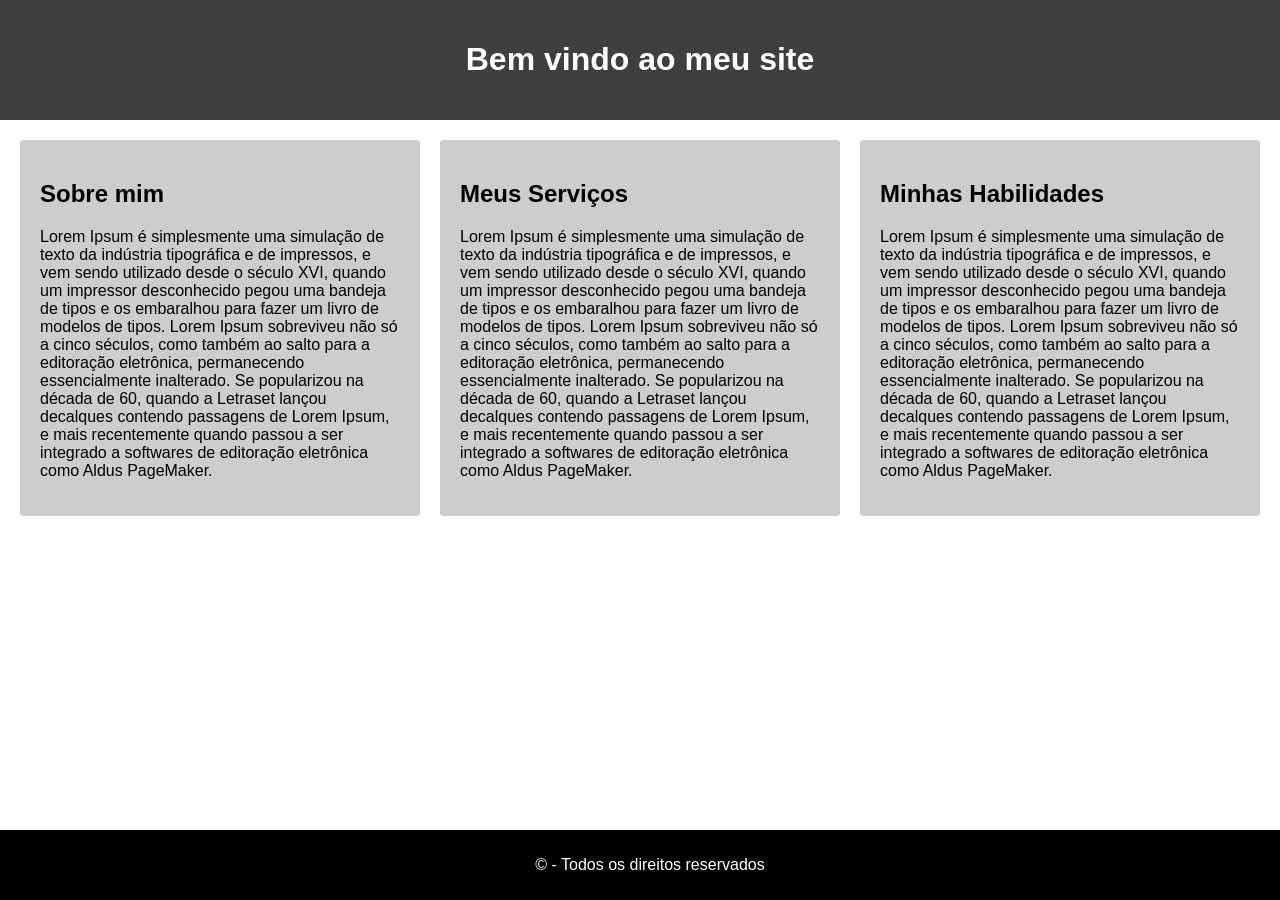
<file: Exemplos/index.html>
<!DOCTYPE html>
<html>
<head>
    <meta charset="UTF-8"/>
    <meta name="viewport" content="width=device-width, initial-scale=1.0" />  <!-- configura visão da pagina para dispositivos móveis, ajustando a largura da pagina para a largura do dispositivo e definindo a escala inicial com zoom 1. -->
    <title>Portifólio - Juniomar Alex Mochnacz</title>
    <link rel="stylesheet" href="style.css">
</head>
<body>
    <header>
        <h1>Bem vindo ao meu site</h1>
    </header>      
    <main>
        <section class="content">
            <h2>Sobre mim</h2>
            <p>Lorem Ipsum é simplesmente uma simulação de texto da indústria tipográfica e de impressos, e vem sendo utilizado desde o século XVI, quando um impressor desconhecido pegou uma bandeja de tipos e os embaralhou para fazer um livro de modelos de tipos. Lorem Ipsum sobreviveu não só a cinco séculos, como também ao salto para a editoração eletrônica, permanecendo essencialmente inalterado. Se popularizou na década de 60, quando a Letraset lançou decalques contendo passagens de Lorem Ipsum, e mais recentemente quando passou a ser integrado a softwares de editoração eletrônica como Aldus PageMaker.</p>          
        </section>
            <section class="content">
            <h2>Meus Serviços</h2>
            <p>Lorem Ipsum é simplesmente uma simulação de texto da indústria tipográfica e de impressos, e vem sendo utilizado desde o século XVI, quando um impressor desconhecido pegou uma bandeja de tipos e os embaralhou para fazer um livro de modelos de tipos. Lorem Ipsum sobreviveu não só a cinco séculos, como também ao salto para a editoração eletrônica, permanecendo essencialmente inalterado. Se popularizou na década de 60, quando a Letraset lançou decalques contendo passagens de Lorem Ipsum, e mais recentemente quando passou a ser integrado a softwares de editoração eletrônica como Aldus PageMaker.</p>          
        </section>
                <section class="content">
            <h2>Minhas Habilidades</h2>
            <p>Lorem Ipsum é simplesmente uma simulação de texto da indústria tipográfica e de impressos, e vem sendo utilizado desde o século XVI, quando um impressor desconhecido pegou uma bandeja de tipos e os embaralhou para fazer um livro de modelos de tipos. Lorem Ipsum sobreviveu não só a cinco séculos, como também ao salto para a editoração eletrônica, permanecendo essencialmente inalterado. Se popularizou na década de 60, quando a Letraset lançou decalques contendo passagens de Lorem Ipsum, e mais recentemente quando passou a ser integrado a softwares de editoração eletrônica como Aldus PageMaker.</p>          
        </section>
    </main>
<footer>
        <p>&copy; - Todos os direitos reservados</p>
</footer>
    </body>
</html>
</file>
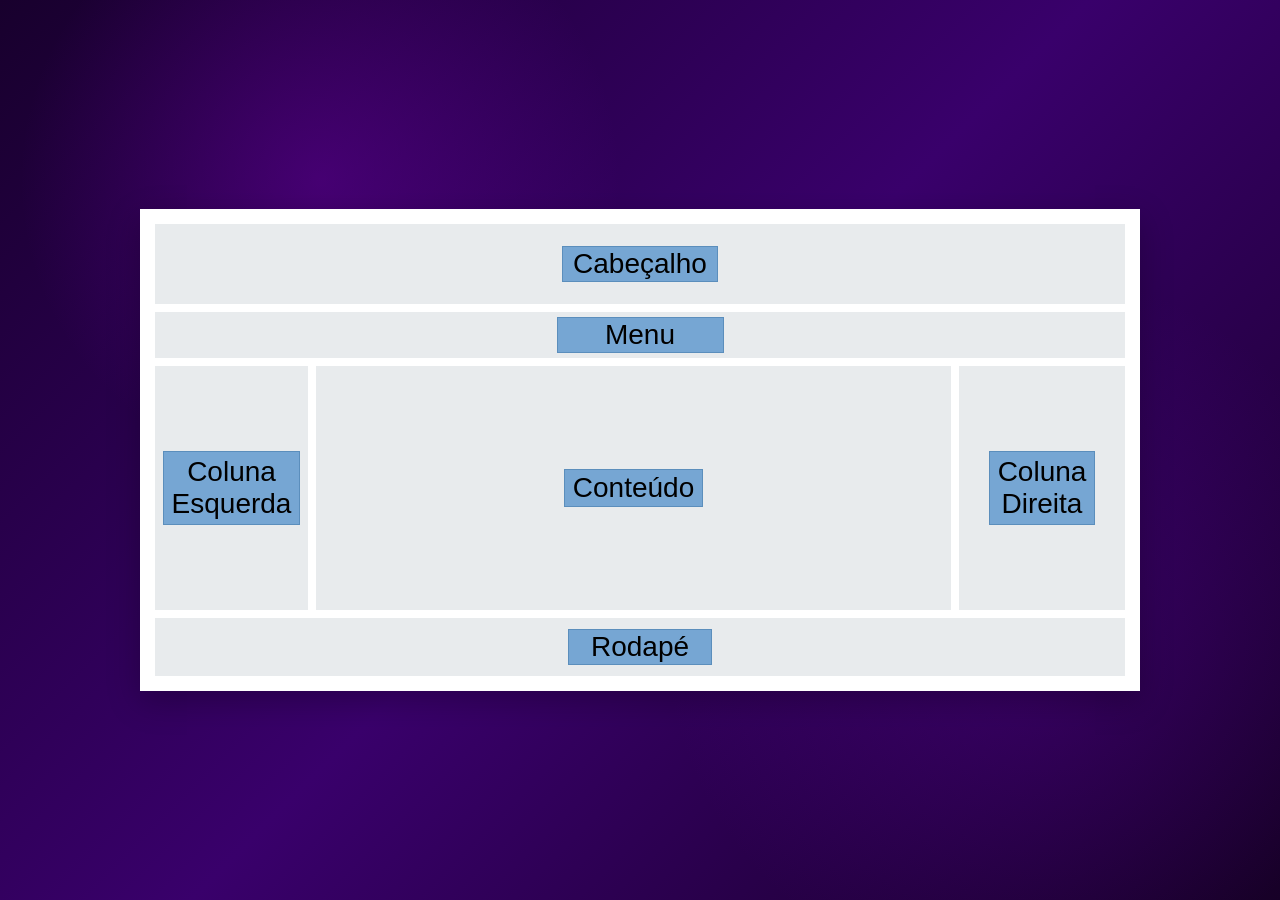
<file: Exemplos_Exercicios/index.html>
<!DOCTYPE html>
<html lang="pt-BR">

<head>
    <meta charset="UTF-8">

    <meta name="viewport" content="width=device-width, initial-scale=1.0">

    <meta name="description" content="Template de página HTML">

    <title>Meu Site</title>

    <!-- Arquivo CSS externo -->
    <link rel="stylesheet" href="style.css">
</head>

<body>

    <!-- =====================================================
         CONTAINER PRINCIPAL
    ====================================================== -->

    <div class="container">

        <!-- =================================================
             CABEÇALHO
        ================================================== -->

        <header class="cabecalho">

            <div class="titulo-box">
                Cabeçalho
            </div>

        </header>


        <!-- =================================================
             MENU
        ================================================== -->

        <nav class="menu">

            <div class="titulo-box menu-box">
                Menu
            </div>

        </nav>


        <!-- =================================================
             ÁREA PRINCIPAL
        ================================================== -->

        <div class="area-principal">


            <!-- =============================================
                 COLUNA ESQUERDA
            ============================================== -->

            <aside class="coluna esquerda">

                <div class="titulo-box coluna-box">
                    Coluna<br>
                    Esquerda
                </div>

            </aside>


            <!-- =============================================
                 CONTEÚDO CENTRAL
            ============================================== -->

            <main class="conteudo">

                <div class="titulo-box conteudo-box">
                    Conteúdo
                </div>

            </main>


            <!-- =============================================
                 COLUNA DIREITA
            ============================================== -->

            <aside class="coluna direita">

                <div class="titulo-box coluna-box">
                    Coluna<br>
                    Direita
                </div>

            </aside>


        </div>


        <!-- =================================================
             RODAPÉ
        ================================================== -->

        <footer class="rodape">

            <div class="titulo-box rodape-box">
                Rodapé
            </div>

        </footer>

    </div>

</body>

</html>
</file>
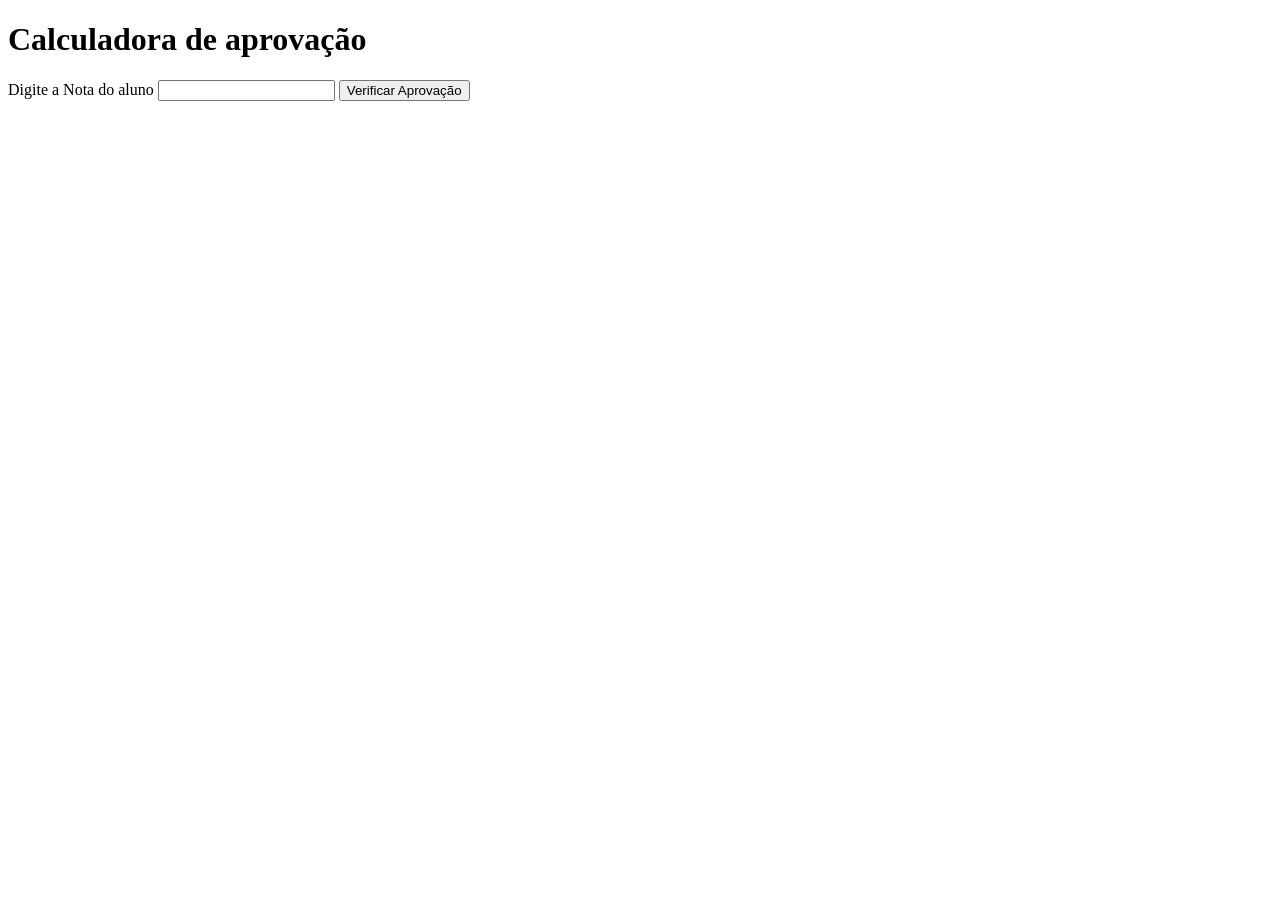
<file: JavaScript/index.html>
<!DOCTYPE html>
<html>
<head>
    <meta charset="UTF-8"/>
    <meta name="viewport" content="width=device-width, initial-scale=1.0" />  <!-- configura visão da pagina para dispositivos móveis, ajustando a largura da pagina para a largura do dispositivo e definindo a escala inicial com zoom 1. -->
    <title>Aula Java Script</title>
    <script src="script.js"></script>  <!-- link para o arquivo script.js, que contém o código JavaScript da página. -->
    </head>
<body>
    <h1>Calculadora de aprovação</h1>
    <label>Digite a Nota do aluno</label>
    <input type="text" id="nota"/>
    <button onclick="verificarAprovacao()">Verificar Aprovação</button>
    <p id="resultado"></p>
</body>
</html>
</file>
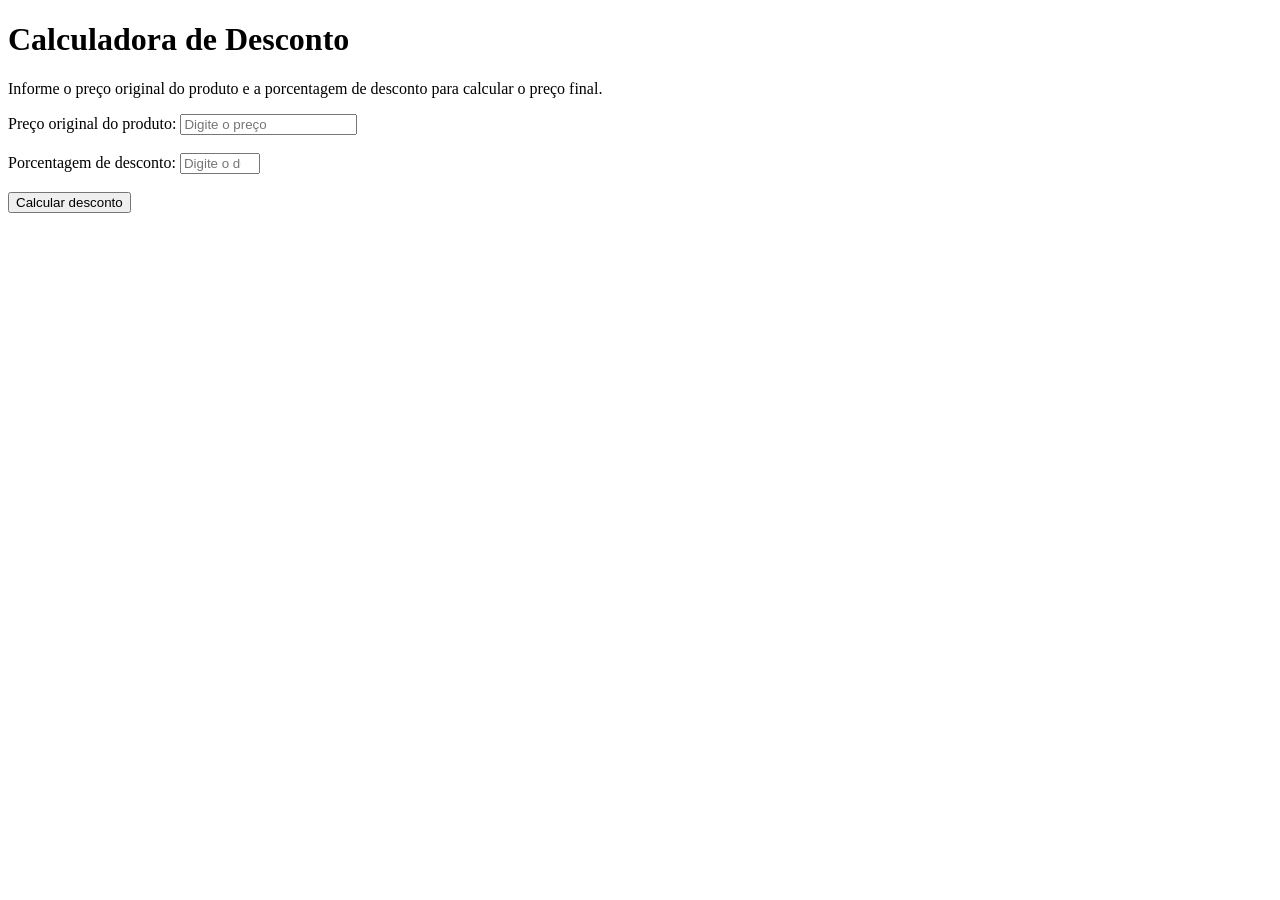
<file: JavaScript/exercicio/index.html>
<!DOCTYPE html>
<html lang="pt-BR">

<head>
    <meta charset="UTF-8">
    <meta name="viewport" content="width=device-width, initial-scale=1.0">

    <title>Calculadora de Desconto</title>

    <!-- Conexão com o arquivo JavaScript -->
    <script src="script.js" defer></script>
</head>

<body>

    <h1>Calculadora de Desconto</h1>

    <p>
        Informe o preço original do produto e a porcentagem de desconto
        para calcular o preço final.
    </p>

    <form id="formDesconto">

        <!-- Campo do preço original -->
        <label for="preco">
            Preço original do produto:
        </label>

        <input
            type="number"
            id="preco"
            name="preco"
            placeholder="Digite o preço"
            min="0"
            step="0.01"
        >

        <br><br>

        <!-- Campo da porcentagem de desconto -->
        <label for="desconto">
            Porcentagem de desconto:
        </label>

        <input
            type="number"
            id="desconto"
            name="desconto"
            placeholder="Digite o desconto (%)"
            min="0"
            max="100"
            step="0.01"
        >

        <br><br>

        <!-- Botão para calcular -->
        <button type="submit">
            Calcular desconto
        </button>

    </form>

</body>

</html>
</file>
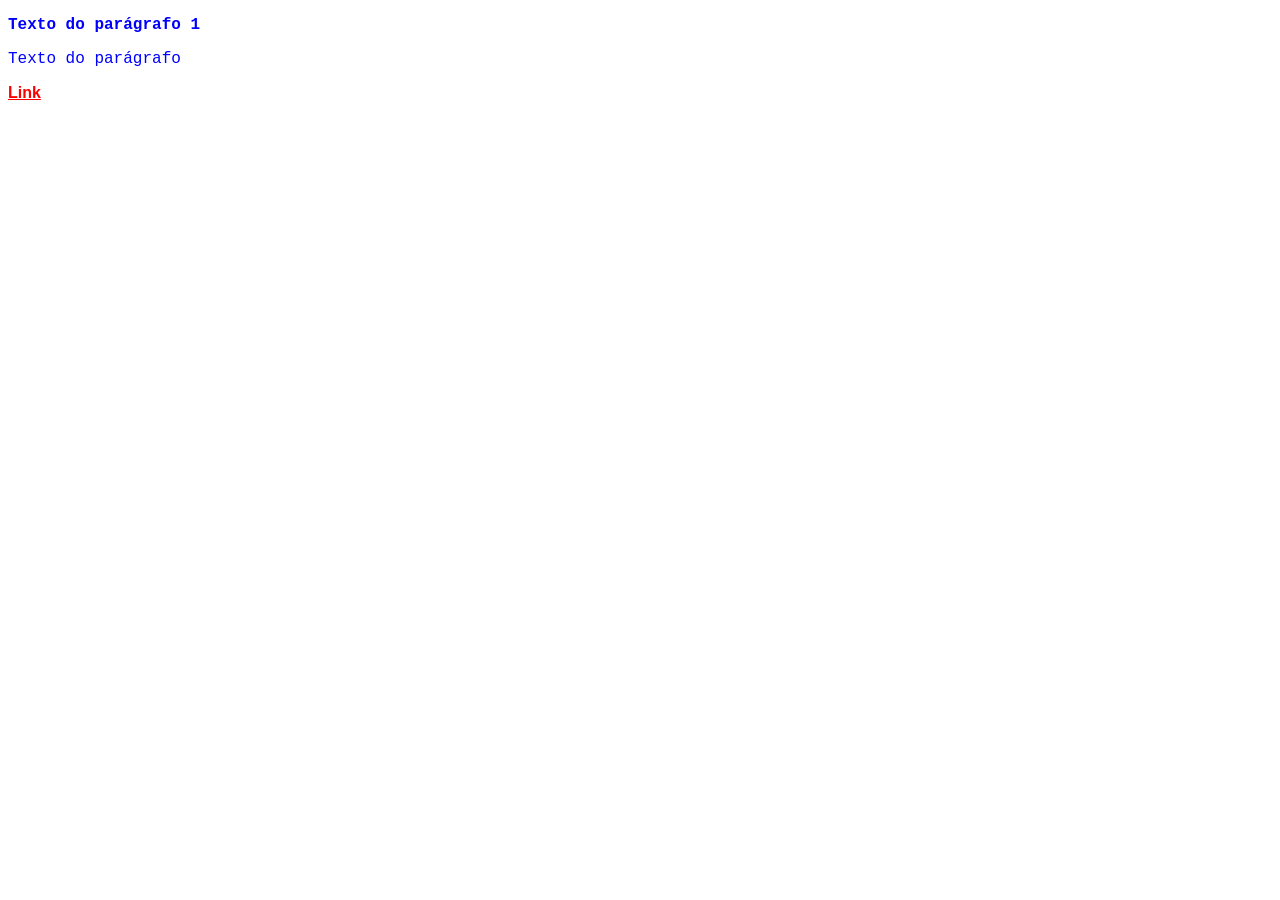
<file: indexcss.html>
<!DOCTYPE html>
<html>

<head>
    <meta charset="UTF-8" />
    <title>Document</title>
    <link rel="stylesheet" href="style.css">
</head>

<body>
    <p class="negrito" id="paragrafo1">Texto do parágrafo 1</p>
    <p>Texto do parágrafo</p>
    <!-- Realizando CS -->
    <a class="negrito" href="#">Link</a>
</body>

</html>
</file>
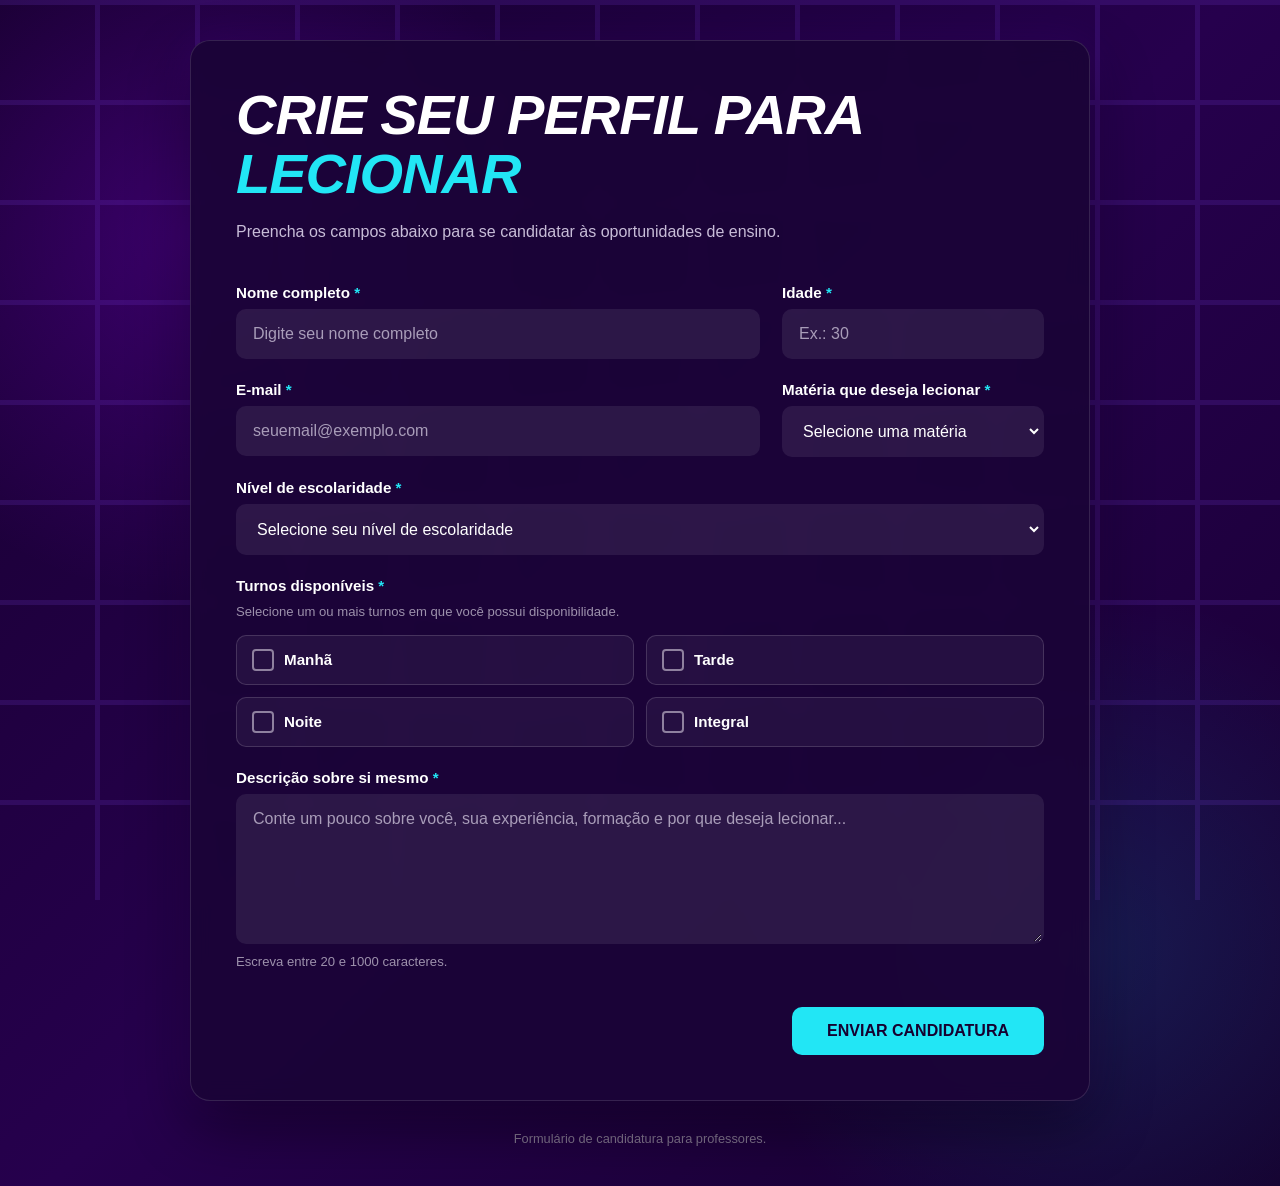
<file: testeform.html>
<!DOCTYPE html>
<html lang="pt-BR">

<head>
    <meta charset="UTF-8">

    <meta name="viewport" content="width=device-width, initial-scale=1.0">

    <meta
        name="description"
        content="Formulário para candidatura de professores."
    >

    <title>Candidatura para Professor</title>

    <style>
        /* ================================
           RESET
        ================================= */

        * {
            margin: 0;
            padding: 0;
            box-sizing: border-box;
        }

        /* ================================
           CONFIGURAÇÕES GERAIS
        ================================= */

        body {
            font-family: Arial, Helvetica, sans-serif;
            min-height: 100vh;
            background:
                radial-gradient(circle at 15% 20%, rgba(150, 0, 255, 0.25), transparent 25%),
                radial-gradient(circle at 85% 80%, rgba(0, 220, 255, 0.12), transparent 25%),
                linear-gradient(135deg, #17002f, #26004d, #16002f);
            color: #ffffff;
            padding: 40px 20px;
        }

        /* Elementos decorativos do fundo */

        body::before {
            content: "";
            position: fixed;
            inset: 0;
            pointer-events: none;
            opacity: 0.15;
            background-image:
                linear-gradient(90deg, transparent 95%, #8c4dff 95%),
                linear-gradient(0deg, transparent 95%, #8c4dff 95%);
            background-size: 100px 100px;
            z-index: -1;
        }

        /* ================================
           CONTAINER
        ================================= */

        .container {
            width: 100%;
            max-width: 900px;
            margin: 0 auto;
        }

        .card {
            background: rgba(27, 4, 55, 0.92);
            border: 1px solid rgba(255, 255, 255, 0.12);
            border-radius: 20px;
            padding: 45px;
            box-shadow:
                0 25px 60px rgba(0, 0, 0, 0.45),
                0 0 40px rgba(130, 0, 255, 0.12);
            backdrop-filter: blur(10px);
        }

        /* ================================
           CABEÇALHO
        ================================= */

        header {
            margin-bottom: 40px;
        }

        header h1 {
            font-size: clamp(2rem, 5vw, 3.5rem);
            line-height: 1.05;
            font-style: italic;
            font-weight: 900;
            text-transform: uppercase;
            letter-spacing: -1px;
            color: #ffffff;
            margin-bottom: 15px;
        }

        header h1 span {
            color: #22e6f5;
        }

        header p {
            color: #c8bdd8;
            font-size: 1rem;
            line-height: 1.6;
        }

        /* ================================
           FORMULÁRIO
        ================================= */

        form {
            display: flex;
            flex-direction: column;
            gap: 25px;
        }

        .form-grid {
            display: grid;
            grid-template-columns: 2fr 1fr;
            gap: 22px;
        }

        .form-group {
            display: flex;
            flex-direction: column;
            gap: 8px;
        }

        .form-group.full {
            grid-column: 1 / -1;
        }

        label {
            font-size: 0.95rem;
            font-weight: 700;
            color: #ffffff;
        }

        label .required {
            color: #22e6f5;
        }

        input,
        select,
        textarea {
            width: 100%;
            border: 2px solid transparent;
            border-radius: 10px;
            background: rgba(255, 255, 255, 0.08);
            color: #ffffff;
            padding: 14px 15px;
            font-size: 1rem;
            font-family: inherit;
            outline: none;
            transition:
                border-color 0.2s ease,
                background 0.2s ease,
                box-shadow 0.2s ease;
        }

        input::placeholder,
        textarea::placeholder {
            color: #a99db9;
        }

        input:focus,
        select:focus,
        textarea:focus {
            border-color: #22e6f5;
            background: rgba(255, 255, 255, 0.12);
            box-shadow: 0 0 0 3px rgba(34, 230, 245, 0.12);
        }

        select {
            cursor: pointer;
        }

        select option {
            background: #26004d;
            color: #ffffff;
        }

        textarea {
            min-height: 150px;
            resize: vertical;
        }

        /* ================================
           GRUPO DE CHECKBOX
        ================================= */

        .checkbox-group {
            display: grid;
            grid-template-columns: repeat(2, 1fr);
            gap: 12px;
            margin-top: 5px;
        }

        .checkbox-option {
            position: relative;
        }

        .checkbox-option input {
            position: absolute;
            opacity: 0;
            width: 1px;
            height: 1px;
        }

        .checkbox-option label {
            display: flex;
            align-items: center;
            gap: 10px;
            padding: 13px 15px;
            border: 1px solid rgba(255, 255, 255, 0.15);
            border-radius: 10px;
            background: rgba(255, 255, 255, 0.05);
            cursor: pointer;
            transition: all 0.2s ease;
        }

        .checkbox-option label::before {
            content: "";
            width: 18px;
            height: 18px;
            border: 2px solid #8f819f;
            border-radius: 4px;
            flex-shrink: 0;
            transition: all 0.2s ease;
        }

        .checkbox-option input:checked + label {
            border-color: #22e6f5;
            background: rgba(34, 230, 245, 0.08);
            color: #22e6f5;
        }

        .checkbox-option input:checked + label::before {
            background: #22e6f5;
            border-color: #22e6f5;
            box-shadow: inset 0 0 0 4px #26004d;
        }

        .checkbox-option input:focus-visible + label {
            outline: 3px solid rgba(34, 230, 245, 0.35);
            outline-offset: 2px;
        }

        /* ================================
           TEXTO AUXILIAR
        ================================= */

        .helper-text {
            font-size: 0.82rem;
            color: #9d91ac;
            line-height: 1.5;
        }

        /* ================================
           BOTÃO
        ================================= */

        .submit-area {
            margin-top: 10px;
            display: flex;
            justify-content: flex-end;
        }

        button {
            border: none;
            border-radius: 10px;
            padding: 15px 35px;
            background: #22e6f5;
            color: #16002f;
            font-size: 1rem;
            font-weight: 900;
            text-transform: uppercase;
            cursor: pointer;
            transition:
                transform 0.2s ease,
                box-shadow 0.2s ease,
                background 0.2s ease;
        }

        button:hover {
            transform: translateY(-2px);
            background: #56edf7;
            box-shadow: 0 10px 30px rgba(34, 230, 245, 0.25);
        }

        button:active {
            transform: translateY(0);
        }

        button:focus-visible {
            outline: 3px solid #ffffff;
            outline-offset: 3px;
        }

        /* ================================
           MENSAGEM
        ================================= */

        #mensagem {
            display: none;
            padding: 15px;
            border-radius: 10px;
            margin-top: 5px;
            background: rgba(34, 230, 245, 0.1);
            border: 1px solid rgba(34, 230, 245, 0.4);
            color: #22e6f5;
            line-height: 1.5;
        }

        #mensagem.sucesso {
            display: block;
        }

        /* ================================
           RODAPÉ
        ================================= */

        footer {
            margin-top: 30px;
            text-align: center;
            color: #82758f;
            font-size: 0.8rem;
        }

        /* ================================
           RESPONSIVIDADE
        ================================= */

        @media (max-width: 700px) {

            body {
                padding: 20px 12px;
            }

            .card {
                padding: 25px 20px;
                border-radius: 15px;
            }

            .form-grid {
                grid-template-columns: 1fr;
                gap: 20px;
            }

            .form-group.full {
                grid-column: auto;
            }

            .checkbox-group {
                grid-template-columns: 1fr;
            }

            .submit-area {
                justify-content: stretch;
            }

            button {
                width: 100%;
            }
        }

        /* ================================
           ACESSIBILIDADE
        ================================= */

        @media (prefers-reduced-motion: reduce) {

            *,
            *::before,
            *::after {
                scroll-behavior: auto !important;
                transition: none !important;
            }
        }
    </style>
</head>

<body>

    <main class="container">

        <section class="card" aria-labelledby="titulo">

            <header>
                <h1 id="titulo">
                    Crie seu perfil para
                    <span>lecionar</span>
                </h1>

                <p>
                    Preencha os campos abaixo para se candidatar
                    às oportunidades de ensino.
                </p>
            </header>


            <!--
                FORMULÁRIO
                O formulário possui ID e NAME conforme solicitado.
            -->

            <form
                id="form"
                name="form"
                method="post"
                action="#"
            >

                <div class="form-grid">

                    <!-- NOME -->

                    <div class="form-group">

                        <label for="nome">
                            Nome completo
                            <span class="required" aria-hidden="true">*</span>
                        </label>

                        <input
                            type="text"
                            id="nome"
                            name="nome"
                            placeholder="Digite seu nome completo"
                            autocomplete="name"
                            required
                        >

                    </div>


                    <!-- IDADE -->

                    <div class="form-group">

                        <label for="idade">
                            Idade
                            <span class="required" aria-hidden="true">*</span>
                        </label>

                        <input
                            type="number"
                            id="idade"
                            name="idade"
                            placeholder="Ex.: 30"
                            min="18"
                            max="100"
                            autocomplete="bday-year"
                            required
                        >

                    </div>


                    <!-- E-MAIL -->

                    <div class="form-group">

                        <label for="email">
                            E-mail
                            <span class="required" aria-hidden="true">*</span>
                        </label>

                        <input
                            type="email"
                            id="email"
                            name="email"
                            placeholder="seuemail@exemplo.com"
                            autocomplete="email"
                            required
                        >

                    </div>


                    <!-- MATÉRIA -->

                    <div class="form-group">

                        <label for="assunto">
                            Matéria que deseja lecionar
                            <span class="required" aria-hidden="true">*</span>
                        </label>

                        <select
                            id="assunto"
                            name="assunto"
                            required
                        >

                            <option value="" selected disabled>
                                Selecione uma matéria
                            </option>

                            <option value="matematica">
                                Matemática
                            </option>

                            <option value="portugues">
                                Português
                            </option>

                            <option value="biologia">
                                Biologia
                            </option>

                            <option value="ciencias">
                                Ciências
                            </option>

                            <option value="historia">
                                História
                            </option>

                            <option value="geografia">
                                Geografia
                            </option>

                            <option value="artes">
                                Artes
                            </option>

                        </select>

                    </div>


                    <!-- ESCOLARIDADE -->

                    <div class="form-group full">

                        <label for="escolaridade">
                            Nível de escolaridade
                            <span class="required" aria-hidden="true">*</span>
                        </label>

                        <select
                            id="escolaridade"
                            name="escolaridade"
                            required
                        >

                            <option value="" selected disabled>
                                Selecione seu nível de escolaridade
                            </option>

                            <option value="superior-completo">
                                Ensino superior completo
                            </option>

                            <option value="mestrado-cursando">
                                Cursando mestrado
                            </option>

                            <option value="mestrado-completo">
                                Mestrado completo
                            </option>

                            <option value="doutorado-cursando">
                                Cursando doutorado
                            </option>

                            <option value="doutorado-completo">
                                Doutorado completo
                            </option>

                        </select>

                    </div>


                    <!-- TURNOS -->

                    <div class="form-group full">

                        <label>
                            Turnos disponíveis
                            <span class="required" aria-hidden="true">*</span>
                        </label>

                        <span class="helper-text">
                            Selecione um ou mais turnos em que você possui disponibilidade.
                        </span>

                        <div class="checkbox-group">

                            <div class="checkbox-option">

                                <input
                                    type="checkbox"
                                    id="manha"
                                    name="turnos"
                                    value="manha"
                                >

                                <label for="manha">
                                    Manhã
                                </label>

                            </div>


                            <div class="checkbox-option">

                                <input
                                    type="checkbox"
                                    id="tarde"
                                    name="turnos"
                                    value="tarde"
                                >

                                <label for="tarde">
                                    Tarde
                                </label>

                            </div>


                            <div class="checkbox-option">

                                <input
                                    type="checkbox"
                                    id="noite"
                                    name="turnos"
                                    value="noite"
                                >

                                <label for="noite">
                                    Noite
                                </label>

                            </div>


                            <div class="checkbox-option">

                                <input
                                    type="checkbox"
                                    id="integral"
                                    name="turnos"
                                    value="integral"
                                >

                                <label for="integral">
                                    Integral
                                </label>

                            </div>

                        </div>

                    </div>


                    <!-- DESCRIÇÃO -->

                    <div class="form-group full">

                        <label for="descricao">
                            Descrição sobre si mesmo
                            <span class="required" aria-hidden="true">*</span>
                        </label>

                        <textarea
                            id="descricao"
                            name="descricao"
                            placeholder="Conte um pouco sobre você, sua experiência, formação e por que deseja lecionar..."
                            minlength="20"
                            maxlength="1000"
                            required
                        ></textarea>

                        <span class="helper-text">
                            Escreva entre 20 e 1000 caracteres.
                        </span>

                    </div>

                </div>


                <!-- MENSAGEM DE RETORNO -->

                <div
                    id="mensagem"
                    role="status"
                    aria-live="polite"
                ></div>


                <!-- BOTÃO -->

                <div class="submit-area">

                    <button
                        type="submit"
                    >
                        Enviar candidatura
                    </button>

                </div>

            </form>

        </section>


        <footer>
            <p>
                Formulário de candidatura para professores.
            </p>
        </footer>

    </main>


    <!-- ================================
         JAVASCRIPT
    ================================= -->

    <script>

        const form = document.getElementById("form");
        const mensagem = document.getElementById("mensagem");

        form.addEventListener("submit", function (event) {

            event.preventDefault();

            /*
             * Verifica se todos os campos obrigatórios
             * do formulário foram preenchidos.
             */

            if (!form.checkValidity()) {

                form.reportValidity();

                return;
            }


            /*
             * Verifica se pelo menos um turno
             * foi selecionado.
             */

            const turnosSelecionados =
                document.querySelectorAll(
                    'input[name="turnos"]:checked'
                );

            if (turnosSelecionados.length === 0) {

                mensagem.textContent =
                    "Selecione pelo menos um turno disponível.";

                mensagem.classList.add("sucesso");

                document
                    .getElementById("manha")
                    .focus();

                return;
            }


            /*
             * Exibe mensagem de sucesso.
             *
             * Neste exemplo os dados não são enviados
             * para um servidor.
             */

            const nome =
                document.getElementById("nome").value;

            mensagem.textContent =
                `Candidatura preenchida com sucesso, ${nome}!`;

            mensagem.classList.add("sucesso");


            /*
             * Aqui poderá ser incluída posteriormente
             * uma integração com:
             *
             * - PHP
             * - Node.js
             * - API REST
             * - Firebase
             * - Supabase
             * - Google Sheets
             * - Banco de dados
             */

        });

    </script>

</body>

</html>
</file>
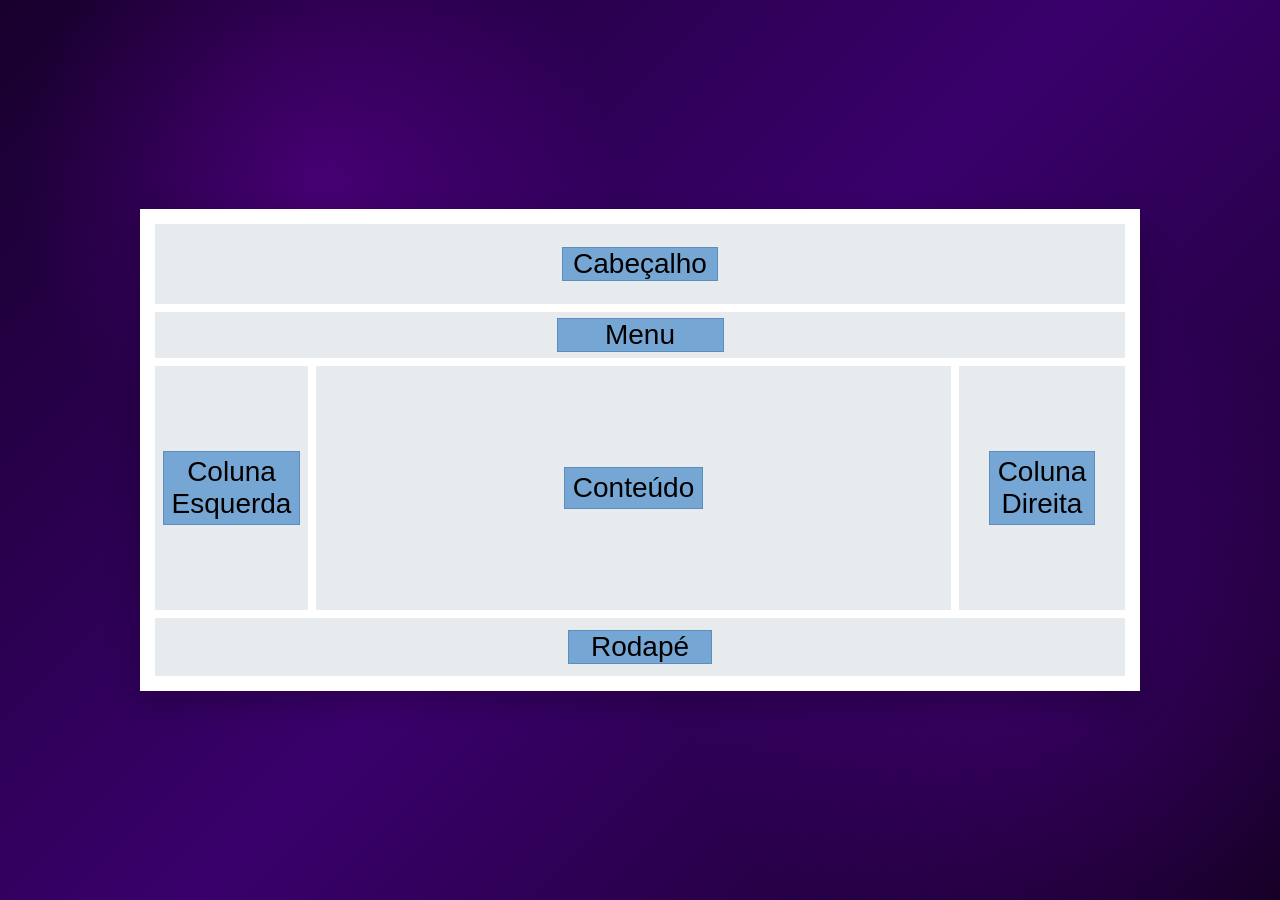
<file: Exemplos_Exercicios/indexexemcss.html>
<!DOCTYPE html>
<html lang="pt-BR">
<head>
    <meta charset="UTF-8">
    <meta name="viewport" content="width=device-width, initial-scale=1.0">

    <title>Template de Layout</title>

    <style>
        /* =====================================================
           RESET
        ===================================================== */

        * {
            margin: 0;
            padding: 0;
            box-sizing: border-box;
        }

        html,
        body {
            width: 100%;
            min-height: 100%;
        }

        body {
            font-family: Arial, Helvetica, sans-serif;

            /* Fundo semelhante ao modelo */
            background:
                radial-gradient(circle at 25% 20%, rgba(126, 0, 190, 0.35), transparent 25%),
                radial-gradient(circle at 80% 70%, rgba(90, 0, 160, 0.35), transparent 30%),
                linear-gradient(135deg, #18002d, #39006b, #170027);

            display: flex;
            justify-content: center;
            align-items: center;

            min-height: 100vh;

            padding: 30px;
        }


        /* =====================================================
           CONTAINER PRINCIPAL
        ===================================================== */

        .container {
            width: 100%;
            max-width: 1000px;

            min-height: 467px;

            background-color: #ffffff;

            padding: 15px;

            display: grid;

            grid-template-rows:
                80px
                46px
                244px
                58px;

            gap: 8px;

            box-shadow:
                0 10px 30px rgba(0, 0, 0, 0.25);
        }


        /* =====================================================
           CABEÇALHO
        ===================================================== */

        .cabecalho {
            background-color: #e8ebed;

            display: flex;
            justify-content: center;
            align-items: center;
        }

        .titulo {
            background-color: #76a6d3;

            border: 1px solid #5b8ebc;

            padding: 2px 10px;

            font-size: 28px;

            font-weight: normal;

            line-height: 1;

            color: #000;
        }


        /* =====================================================
           MENU
        ===================================================== */

        .menu {
            background-color: #e8ebed;

            display: flex;
            justify-content: center;
            align-items: center;
        }

        .menu-titulo {
            background-color: #76a6d3;

            border: 1px solid #5b8ebc;

            width: 167px;

            text-align: center;

            padding: 2px;

            font-size: 28px;

            line-height: 1;

            color: #000;
        }


        /* =====================================================
           ÁREA PRINCIPAL
        ===================================================== */

        .conteudo-principal {
            display: grid;

            grid-template-columns:
                153px
                1fr
                166px;

            gap: 8px;

            min-height: 0;
        }


        /* =====================================================
           COLUNAS
        ===================================================== */

        .coluna-esquerda,
        .conteudo,
        .coluna-direita {
            background-color: #e8ebed;

            display: flex;

            justify-content: center;

            align-items: center;
        }


        /* =====================================================
           TÍTULOS DAS COLUNAS
        ===================================================== */

        .titulo-coluna {
            background-color: #76a6d3;

            border: 1px solid #5b8ebc;

            font-size: 28px;

            font-weight: normal;

            line-height: 1.15;

            text-align: center;

            padding: 4px 8px;

            color: #000;
        }


        /* =====================================================
           CONTEÚDO CENTRAL
        ===================================================== */

        .titulo-conteudo {
            background-color: #76a6d3;

            border: 1px solid #5b8ebc;

            font-size: 28px;

            padding: 4px 8px;

            color: #000;
        }


        /* =====================================================
           RODAPÉ
        ===================================================== */

        .rodape {
            background-color: #e8ebed;

            display: flex;

            justify-content: center;

            align-items: center;
        }

        .rodape-titulo {
            background-color: #76a6d3;

            border: 1px solid #5b8ebc;

            width: 144px;

            text-align: center;

            padding: 2px;

            font-size: 28px;

            line-height: 1;

            color: #000;
        }


        /* =====================================================
           RESPONSIVIDADE
        ===================================================== */

        @media (max-width: 700px) {

            body {
                padding: 15px;
            }

            .container {
                min-height: auto;

                grid-template-rows:
                    80px
                    50px
                    auto
                    60px;
            }

            .conteudo-principal {
                grid-template-columns: 1fr;

                grid-template-rows:
                    150px
                    250px
                    150px;
            }

            .coluna-esquerda,
            .coluna-direita {
                min-height: 150px;
            }

            .titulo {
                font-size: 24px;
            }

            .menu-titulo,
            .titulo-coluna,
            .titulo-conteudo,
            .rodape-titulo {
                font-size: 24px;
            }
        }


        @media (max-width: 450px) {

            body {
                padding: 8px;
            }

            .container {
                padding: 8px;
                gap: 6px;
            }

            .conteudo-principal {
                gap: 6px;
            }

            .titulo {
                font-size: 21px;
            }

            .menu-titulo,
            .titulo-coluna,
            .titulo-conteudo,
            .rodape-titulo {
                font-size: 21px;
            }
        }

    </style>
</head>


<body>

    <main class="container">

        <!-- ================= CABEÇALHO ================= -->

        <header class="cabecalho">

            <div class="titulo">
                Cabeçalho
            </div>

        </header>


        <!-- ================= MENU ================= -->

        <nav class="menu">

            <div class="menu-titulo">
                Menu
            </div>

        </nav>


        <!-- ================= CONTEÚDO ================= -->

        <section class="conteudo-principal">

            <!-- COLUNA ESQUERDA -->

            <aside class="coluna-esquerda">

                <div class="titulo-coluna">
                    Coluna<br>
                    Esquerda
                </div>

            </aside>


            <!-- CONTEÚDO CENTRAL -->

            <main class="conteudo">

                <div class="titulo-conteudo">
                    Conteúdo
                </div>

            </main>


            <!-- COLUNA DIREITA -->

            <aside class="coluna-direita">

                <div class="titulo-coluna">
                    Coluna<br>
                    Direita
                </div>

            </aside>

        </section>


        <!-- ================= RODAPÉ ================= -->

        <footer class="rodape">

            <div class="rodape-titulo">
                Rodapé
            </div>

        </footer>

    </main>

</body>
</html>
</file>
<file: Exemplos/style.css>
body {
    font-family: Arial, Helvetica, sans-serif;
    margin: 0;
}

header {
    background-color: rgb(63, 63, 63);
    color: white;
    padding: 20px;
    text-align: center;
}

main {
    display: grid;
    grid-template-columns: repeat(auto-fit, minmax(300px, 1fr));
    gap: 20px;
    padding: 20px;

}

.content {
    background-color: rgb(206, 205, 205);
    padding: 20px;
    border-radius: 3px;
}

footer {
    background-color: black;
    color: white;
    text-align: center;
    padding: 10px;
    position: fixed;
    bottom: 0;
    width: 100%;
}
</file>
<file: Exemplos_Exercicios/style.css>
/* =========================================================
   RESET GLOBAL
   ========================================================= */

* {
    margin: 0;
    padding: 0;
    box-sizing: border-box;
}


/* =========================================================
   CONFIGURAÇÕES GERAIS
   ========================================================= */

html,
body {
    width: 100%;
    min-height: 100%;
}


body {

    font-family: Arial, Helvetica, sans-serif;

    min-height: 100vh;

    display: flex;

    justify-content: center;

    align-items: center;

    padding: 30px;


    /* Fundo da página */

    background:
        radial-gradient(
            circle at 25% 20%,
            rgba(126, 0, 190, 0.35),
            transparent 25%
        ),

        radial-gradient(
            circle at 80% 70%,
            rgba(90, 0, 160, 0.35),
            transparent 30%
        ),

        linear-gradient(
            135deg,
            #18002d,
            #39006b,
            #170027
        );
}


/* =========================================================
   CONTAINER PRINCIPAL
   ========================================================= */

.container {

    width: 100%;

    max-width: 1000px;

    min-height: 467px;

    background-color: #ffffff;

    padding: 15px;

    display: grid;

    grid-template-rows:
        80px
        46px
        244px
        58px;

    gap: 8px;

    box-shadow:
        0 10px 30px rgba(0, 0, 0, 0.25);
}


/* =========================================================
   CABEÇALHO
   ========================================================= */

.cabecalho {

    background-color: #e8ebed;

    display: flex;

    justify-content: center;

    align-items: center;
}


/* =========================================================
   MENU
   ========================================================= */

.menu {

    background-color: #e8ebed;

    display: flex;

    justify-content: center;

    align-items: center;
}


/* =========================================================
   ÁREA PRINCIPAL
   ========================================================= */

.area-principal {

    display: grid;

    grid-template-columns:
        153px
        1fr
        166px;

    gap: 8px;

    min-height: 0;
}


/* =========================================================
   COLUNAS
   ========================================================= */

.coluna {

    background-color: #e8ebed;

    display: flex;

    justify-content: center;

    align-items: center;
}


/* =========================================================
   CONTEÚDO
   ========================================================= */

.conteudo {

    background-color: #e8ebed;

    display: flex;

    justify-content: center;

    align-items: center;
}


/* =========================================================
   RODAPÉ
   ========================================================= */

.rodape {

    background-color: #e8ebed;

    display: flex;

    justify-content: center;

    align-items: center;
}


/* =========================================================
   COMPONENTE REUTILIZÁVEL
   TÍTULO / CAIXA AZUL
   ========================================================= */

.titulo-box {

    background-color: #76a6d3;

    border: 1px solid #5b8ebc;

    color: #000000;

    font-size: 28px;

    font-weight: normal;

    line-height: 1;

    text-align: center;

    padding: 3px 10px;
}


/* =========================================================
   TÍTULO DO MENU
   ========================================================= */

.menu-box {

    width: 167px;
}


/* =========================================================
   TÍTULO DAS COLUNAS
   ========================================================= */

.coluna-box {

    font-size: 28px;

    line-height: 1.15;

    padding: 4px 8px;
}


/* =========================================================
   TÍTULO DO CONTEÚDO
   ========================================================= */

.conteudo-box {

    padding: 4px 8px;
}


/* =========================================================
   TÍTULO DO RODAPÉ
   ========================================================= */

.rodape-box {

    width: 144px;
}


/* =========================================================
   RESPONSIVIDADE
   TABLET / TELAS MENORES
   ========================================================= */

@media (max-width: 700px) {

    body {

        padding: 15px;
    }


    .container {

        min-height: auto;

        grid-template-rows:
            80px
            50px
            auto
            60px;
    }


    .area-principal {

        grid-template-columns: 1fr;

        grid-template-rows:
            150px
            250px
            150px;
    }


    .coluna {

        min-height: 150px;
    }


    .titulo-box {

        font-size: 24px;
    }
}


/* =========================================================
   RESPONSIVIDADE
   CELULARES
   ========================================================= */

@media (max-width: 450px) {

    body {

        padding: 8px;
    }


    .container {

        padding: 8px;

        gap: 6px;
    }


    .area-principal {

        gap: 6px;
    }


    .titulo-box {

        font-size: 21px;
    }
}
</file>
<file: style.css>
*{
    font-family: Arial, Helvetica, sans-serif;
}
    p {
        color: blue;
        font-family: 'Courier New', Courier, monospace;
    }

div {
    height: 200px;
    color: black;
}

a {
    color: red;
}

.negrito{
    font-weight: bold;
}
</file>
